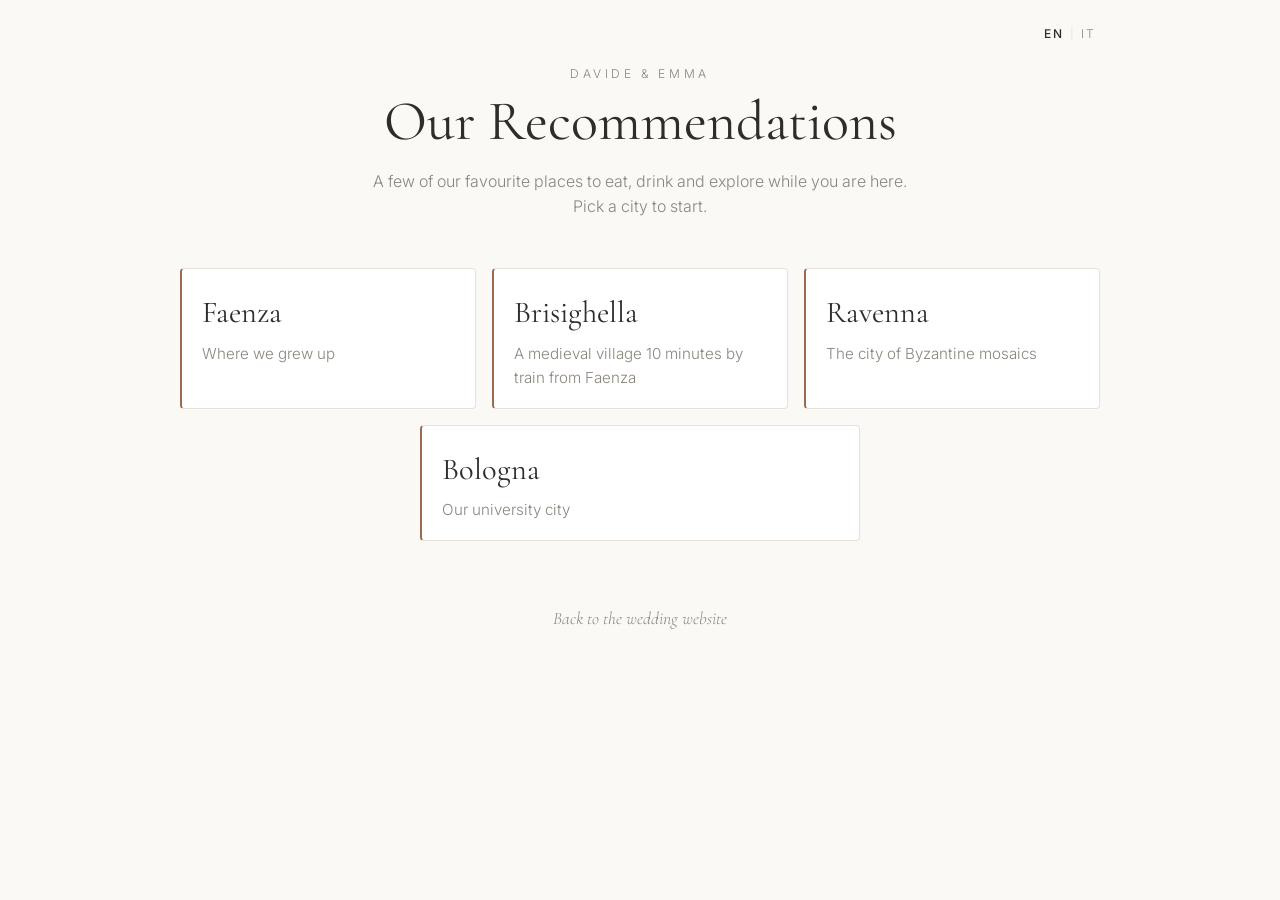
<file: index.html>
<!DOCTYPE html>
<html lang="en">
<head>
  <meta charset="utf-8">
  <meta name="viewport" content="width=device-width, initial-scale=1">
  <title>Recommendations · Davide &amp; Emma</title>
  <meta name="description" content="Our favourite places to eat, drink and explore.">

  <link rel="preconnect" href="https://fonts.googleapis.com">
  <link rel="preconnect" href="https://fonts.gstatic.com" crossorigin>
  <link rel="stylesheet" href="https://fonts.googleapis.com/css2?family=Cormorant+Garamond:ital,wght@0,400;0,500;1,400&family=Inter:wght@300;400;500&display=swap">
  <link rel="stylesheet" href="styles.css">
</head>
<body>
  <header class="site-header">
    <nav class="lang-switch" aria-label="Language">
      <button type="button" data-lang="en">EN</button>
      <span aria-hidden="true">|</span>
      <button type="button" data-lang="it">IT</button>
    </nav>
    <p class="names">Davide &amp; Emma</p>
    <h1 data-i18n="title">Our Recommendations</h1>
    <p class="intro" data-i18n="intro"></p>
  </header>

  <main>
    <nav id="cities" class="cities" aria-label="Cities"></nav>
  </main>

  <footer class="site-footer">
    <a href="https://www.zola.com/wedding/davideandemma" data-i18n="back">Back to the wedding website</a>
  </footer>

  <script src="cities.js"></script>
  <script src="app.js"></script>
</body>
</html>
</file>
<file: styles.css>
:root {
  --bg: #fbf9f6;
  --text: #2f2d2a;
  --muted: #8a857d;
  --line: #e6e1d9;
  --accent: #9a6b4f;
  --serif: "Cormorant Garamond", Georgia, serif;
  --sans: "Inter", system-ui, -apple-system, sans-serif;
}

* { box-sizing: border-box; }

body {
  margin: 0;
  background: var(--bg);
  color: var(--text);
  font-family: var(--sans);
  font-weight: 300;
  line-height: 1.6;
}

main, .site-header, .site-footer {
  max-width: 960px;
  margin: 0 auto;
  padding: 0 1.25rem;
}

/* Header */
.site-header {
  position: relative;
  text-align: center;
  padding-top: 4rem;
  padding-bottom: 2rem;
}

.names {
  margin: 0;
  font-size: 0.75rem;
  letter-spacing: 0.3em;
  text-transform: uppercase;
  color: var(--muted);
}

h1 {
  margin: 0.5rem 0 1rem;
  font-family: var(--serif);
  font-weight: 400;
  font-size: clamp(2.25rem, 6vw, 3.5rem);
  line-height: 1.1;
}

.intro {
  max-width: 34rem;
  margin: 0 auto;
  color: var(--muted);
}

.lang-switch {
  position: absolute;
  top: 1.25rem;
  right: 1.25rem;
  font-size: 0.75rem;
  color: var(--line);
}

.back-link {
  position: absolute;
  top: 1.25rem;
  left: 1.25rem;
  padding: 0.25rem;
  font-size: 0.75rem;
  letter-spacing: 0.15em;
  text-transform: uppercase;
  color: var(--muted);
  text-decoration: none;
}

.back-link::before { content: "← "; }
.back-link:hover { color: var(--text); }

.lang-switch button {
  background: none;
  border: 0;
  padding: 0.25rem;
  font: inherit;
  letter-spacing: 0.15em;
  color: var(--muted);
  cursor: pointer;
}

.lang-switch button[aria-pressed="true"] {
  color: var(--text);
  font-weight: 500;
}

/* Filters */
.filters {
  display: flex;
  flex-wrap: wrap;
  justify-content: center;
  gap: 0.5rem;
  margin: 1rem 0 1.5rem;
}

.chip {
  display: inline-flex;
  align-items: center;
  gap: 0.45rem;
  padding: 0.4rem 1rem;
  border: 1px solid var(--line);
  border-radius: 999px;
  background: transparent;
  font: inherit;
  font-size: 0.8rem;
  letter-spacing: 0.05em;
  color: var(--text);
  cursor: pointer;
  transition: background 0.2s, border-color 0.2s;
}

.chip::before {
  content: "";
  width: 0.5rem;
  height: 0.5rem;
  border-radius: 50%;
  background: var(--dot, var(--muted));
}

.chip:hover { border-color: var(--muted); }

.chip[aria-pressed="true"] {
  background: var(--text);
  border-color: var(--text);
  color: var(--bg);
}

/* Map */
.map {
  height: 320px;
  border: 1px solid var(--line);
  border-radius: 4px;
  margin-bottom: 3rem;
  z-index: 0;
}

.popup strong {
  display: block;
  font-family: var(--serif);
  font-size: 1.1rem;
  font-weight: 500;
  margin-bottom: 0.25rem;
}

.leaflet-container { font-family: var(--sans); }

/* Mute the colourful OpenStreetMap tiles to match the palette. */
.leaflet-tile-pane { filter: grayscale(0.85) sepia(0.15) brightness(1.03) contrast(0.9); }

/* Sections */
.category { margin-bottom: 3.5rem; }

.category h2 {
  display: flex;
  align-items: center;
  gap: 1rem;
  margin: 0 0 1.5rem;
  font-family: var(--serif);
  font-weight: 400;
  font-size: 1.9rem;
}

.category h2::after {
  content: "";
  flex: 1;
  height: 1px;
  background: var(--line);
}

.section-intro {
  max-width: 40rem;
  margin: -0.75rem 0 1.5rem;
  color: var(--muted);
}

.cards {
  display: grid;
  gap: 1rem;
}

.card {
  padding: 1.25rem 1.25rem 1.1rem;
  background: #fff;
  border: 1px solid var(--line);
  border-left: 2px solid var(--accent);
  border-radius: 4px;
  transition: box-shadow 0.2s;
}

.card.clickable { cursor: pointer; }
.card.clickable:hover { box-shadow: 0 4px 16px rgba(0, 0, 0, 0.05); }

.card h3 {
  margin: 0;
  font-family: var(--serif);
  font-weight: 500;
  font-size: 1.35rem;
}

.tag {
  margin: 0 0 0.15rem;
  font-size: 0.7rem;
  letter-spacing: 0.12em;
  text-transform: uppercase;
  color: var(--accent);
}

/* City list on the home page */
.cities {
  display: flex;
  flex-wrap: wrap;
  justify-content: center;
  gap: 1rem;
  margin: 1rem 0 3rem;
}

.city-card {
  display: block;
  flex: 1 1 280px;
  max-width: 440px;
  color: inherit;
  text-decoration: none;
}

.city-card:hover { box-shadow: 0 4px 16px rgba(0, 0, 0, 0.05); }

.city-card h2 {
  margin: 0 0 0.25rem;
  font-family: var(--serif);
  font-weight: 400;
  font-size: 1.9rem;
}

.city-card .desc { margin: 0; color: var(--muted); }

.address {
  margin: 0.1rem 0 0.6rem;
  font-size: 0.8rem;
  color: var(--muted);
}

.desc {
  margin: 0 0 0.9rem;
  font-size: 0.95rem;
}

.maps-link {
  font-size: 0.75rem;
  letter-spacing: 0.12em;
  text-transform: uppercase;
  color: var(--accent);
  text-decoration: none;
  border-bottom: 1px solid currentColor;
  padding-bottom: 1px;
}

.maps-link:hover { opacity: 0.7; }

/* Footer */
.site-footer {
  text-align: center;
  padding-top: 1rem;
  padding-bottom: 3rem;
}

.site-footer a {
  font-family: var(--serif);
  font-style: italic;
  font-size: 1.1rem;
  color: var(--muted);
  text-decoration: none;
}

.site-footer a:hover { color: var(--text); }

@media (min-width: 700px) {
  .map { height: 420px; }
  .cards { grid-template-columns: 1fr 1fr; }
}
</file>
